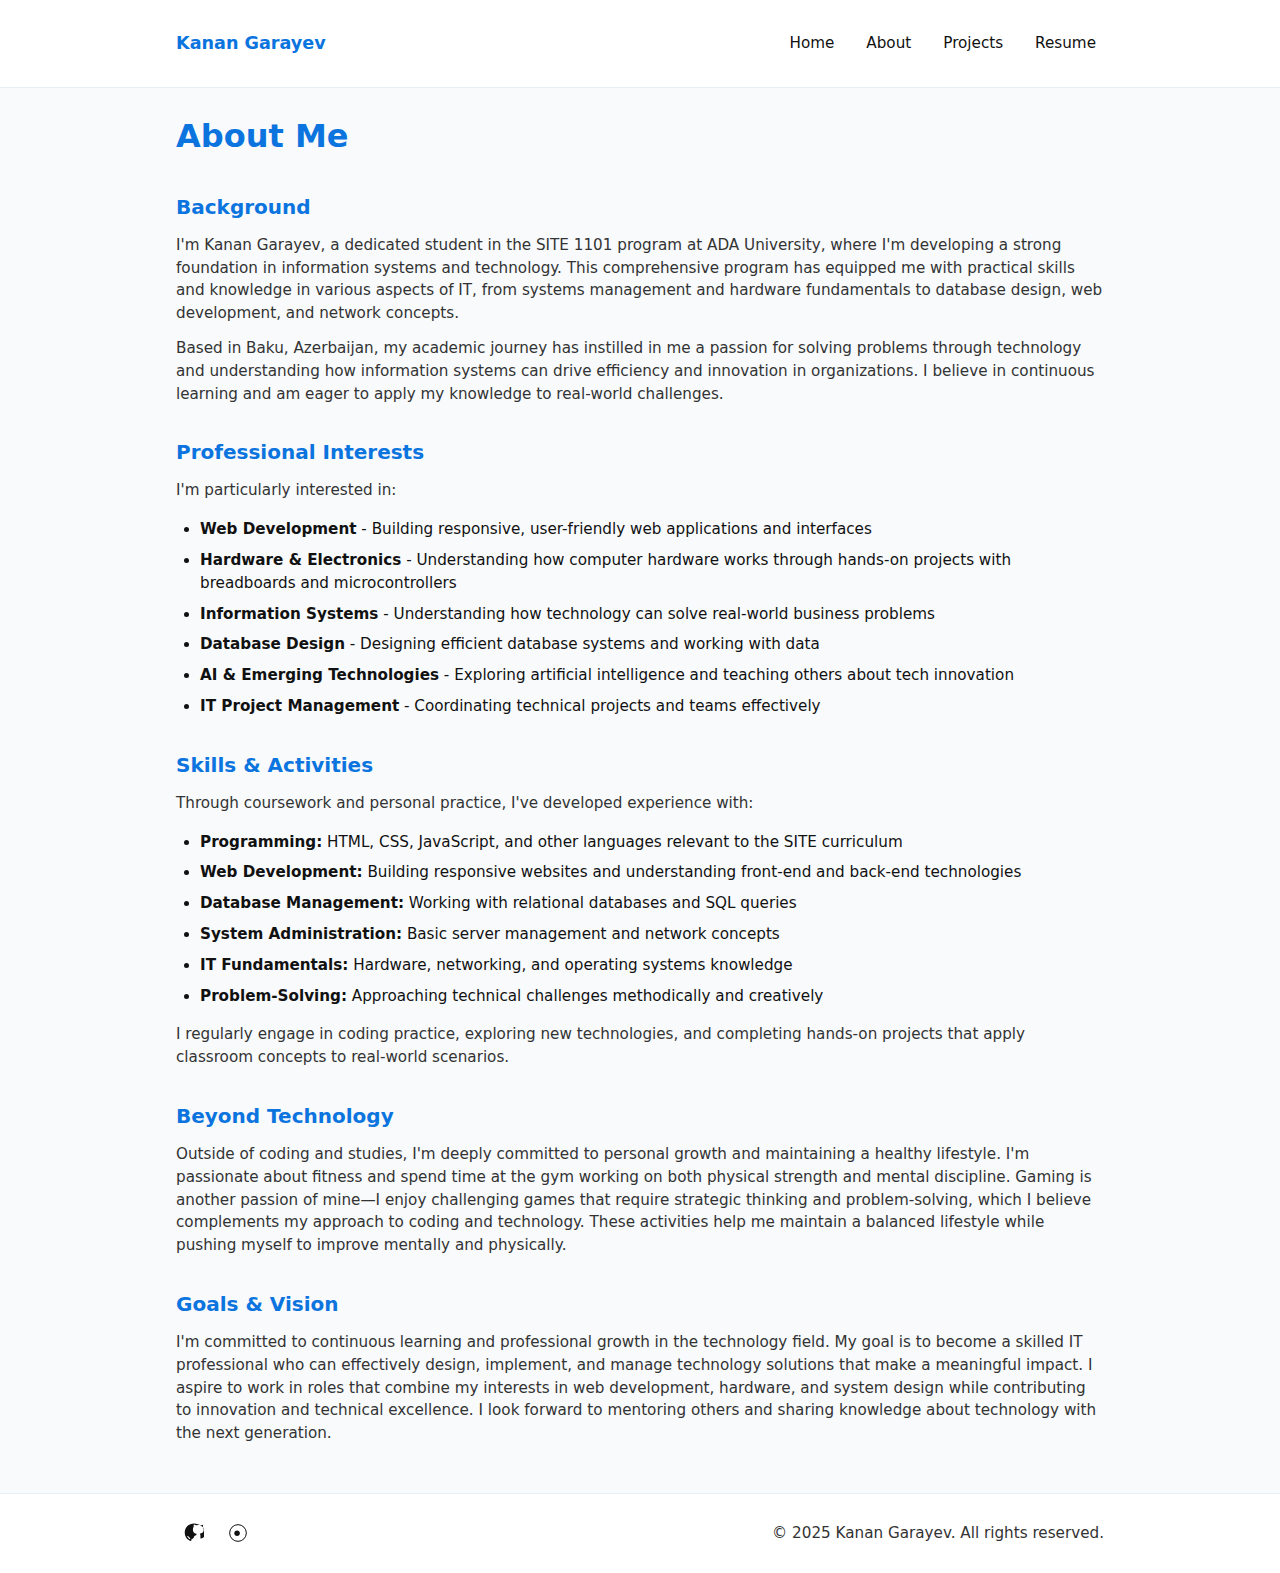
<file: about.html>
<!doctype html>
<html lang="en">
<head>
	<meta charset="utf-8">
	<meta name="viewport" content="width=device-width,initial-scale=1">
	<title>About Me - Personal Portfolio</title>
	<style>
		:root{--bg:#f8fafc;--accent:#0b74de;--muted:#6b7280}
		*{box-sizing:border-box}
		body{margin:0;font-family:system-ui,-apple-system,Segoe UI,Roboto,'Helvetica Neue',Arial;line-height:1.5;background:var(--bg);color:#111}
		header{background:#fff;border-bottom:1px solid #e6eef7}
		.container{max-width:960px;margin:0 auto;padding:1rem}
		nav{display:flex;align-items:center;justify-content:space-between;flex-wrap:wrap;gap:1rem}
		.brand{font-weight:600;color:var(--accent);font-size:1.1rem}
		.nav-links{list-style:none;padding:0;margin:0;display:flex;gap:1rem;flex-wrap:wrap}
		.nav-links a{color:inherit;text-decoration:none;padding:.5rem;display:inline-block;font-size:0.95rem}
		main{padding:2rem 1rem}
		h1{font-size:2rem;margin:.5rem 0 1rem 0;color:var(--accent)}
		h2{font-size:1.25rem;margin:1.5rem 0 .75rem 0;color:var(--accent)}
		p{margin:.75rem 0;color:#333;font-size:0.95rem}
		ul, ol{margin:1rem 0;padding-left:1.5rem}
		li{margin:.5rem 0;font-size:0.95rem}
		.section{margin:2rem 0}
		footer{border-top:1px solid #e6eef7;background:#fff}
		.footer-inner{display:flex;align-items:center;justify-content:space-between;gap:1rem;flex-wrap:wrap;text-align:center}
		.socials{display:flex;gap:.5rem;flex-wrap:wrap;justify-content:center}
		.socials a{display:inline-flex;align-items:center;gap:.5rem;color:inherit;text-decoration:none;padding:.5rem}
		.icon{width:20px;height:20px;display:inline-block}
		.sr-only{position:absolute;width:1px;height:1px;padding:0;margin:-1px;overflow:hidden;clip:rect(0,0,0,0);white-space:nowrap;border:0}
		@media (max-width:620px){
			.nav-links{flex-direction:column;gap:.5rem;width:100%}
			.nav-links a{font-size:0.85rem;padding:0.4rem}
			nav{gap:0.5rem}
			.brand{font-size:1rem}
			main{padding:1rem}
			h1{font-size:1.5rem;margin:.5rem 0 0.75rem 0}
			h2{font-size:1.1rem;margin:1rem 0 .5rem 0}
			p{font-size:0.9rem;margin:0.5rem 0}
			ul, ol{margin:0.75rem 0;padding-left:1.25rem}
			li{margin:.35rem 0}
			.section{margin:1.5rem 0}
			.footer-inner{flex-direction:column}
		}
	</style>
</head>
<body>
	<header>
		<div class="container">
			<nav aria-label="Primary">
				<div class="brand">Kanan Garayev</div>
				<ul class="nav-links">
					<li><a href="index.html">Home</a></li>
					<li><a href="about.html">About</a></li>
					<li><a href="index.html#projects">Projects</a></li>
					<li><a href="index.html#resume">Resume</a></li>
				</ul>
			</nav>
		</div>
	</header>

	<main class="container">
		<h1>About Me</h1>

		<section class="section" aria-labelledby="background-heading">
			<h2 id="background-heading">Background</h2>
			<p>
				I'm Kanan Garayev, a dedicated student in the SITE 1101 program at ADA University, where I'm developing a strong foundation in information systems and technology. 
				This comprehensive program has equipped me with practical skills and knowledge in various aspects of IT, from systems management and hardware fundamentals to 
				database design, web development, and network concepts.
			</p>
			<p>
				Based in Baku, Azerbaijan, my academic journey has instilled in me a passion for solving problems through technology and understanding how 
				information systems can drive efficiency and innovation in organizations. I believe in continuous learning and am eager to apply my knowledge to real-world challenges.
			</p>
		</section>

		<section class="section" aria-labelledby="interests-heading">
			<h2 id="interests-heading">Professional Interests</h2>
			<p>I'm particularly interested in:</p>
			<ul>
				<li><strong>Web Development</strong> - Building responsive, user-friendly web applications and interfaces</li>
				<li><strong>Hardware & Electronics</strong> - Understanding how computer hardware works through hands-on projects with breadboards and microcontrollers</li>
				<li><strong>Information Systems</strong> - Understanding how technology can solve real-world business problems</li>
				<li><strong>Database Design</strong> - Designing efficient database systems and working with data</li>
				<li><strong>AI & Emerging Technologies</strong> - Exploring artificial intelligence and teaching others about tech innovation</li>
				<li><strong>IT Project Management</strong> - Coordinating technical projects and teams effectively</li>
			</ul>
		</section>

		<section class="section" aria-labelledby="skills-heading">
			<h2 id="skills-heading">Skills & Activities</h2>
			<p>Through coursework and personal practice, I've developed experience with:</p>
			<ul>
				<li><strong>Programming:</strong> HTML, CSS, JavaScript, and other languages relevant to the SITE curriculum</li>
				<li><strong>Web Development:</strong> Building responsive websites and understanding front-end and back-end technologies</li>
				<li><strong>Database Management:</strong> Working with relational databases and SQL queries</li>
				<li><strong>System Administration:</strong> Basic server management and network concepts</li>
				<li><strong>IT Fundamentals:</strong> Hardware, networking, and operating systems knowledge</li>
				<li><strong>Problem-Solving:</strong> Approaching technical challenges methodically and creatively</li>
			</ul>
			<p>
				I regularly engage in coding practice, exploring new technologies, and completing hands-on projects that apply 
				classroom concepts to real-world scenarios.
			</p>
		</section>

		<section class="section" aria-labelledby="hobbies-heading">
			<h2 id="hobbies-heading">Beyond Technology</h2>
			<p>
				Outside of coding and studies, I'm deeply committed to personal growth and maintaining a healthy lifestyle. 
				I'm passionate about fitness and spend time at the gym working on both physical strength and mental discipline. 
				Gaming is another passion of mine—I enjoy challenging games that require strategic thinking and problem-solving, 
				which I believe complements my approach to coding and technology. These activities help me maintain a balanced lifestyle 
				while pushing myself to improve mentally and physically.
			</p>
		</section>

		<section class="section" aria-labelledby="goals-heading">
			<h2 id="goals-heading">Goals & Vision</h2>
			<p>
				I'm committed to continuous learning and professional growth in the technology field. My goal is to become a skilled 
				IT professional who can effectively design, implement, and manage technology solutions that make a meaningful impact. 
				I aspire to work in roles that combine my interests in web development, hardware, and system design while contributing to innovation and 
				technical excellence. I look forward to mentoring others and sharing knowledge about technology with the next generation.
			</p>
		</section>
	</main>

	<footer>
		<div class="container footer-inner">
			<div class="socials" aria-label="Social links">
				<a href="https://github.com/Kanann27033/personal-website" title="GitHub repository of this website">
					<span class="icon" aria-hidden="true">
						<svg viewBox="0 0 24 24" fill="currentColor" xmlns="http://www.w3.org/2000/svg">
							<path d="M12 .5C5.7.5.9 5.3.9 11.6c0 4.6 3 8.5 7.2 9.9.5.1.7-.2.7-.5v-1.8c-2.9.6-3.5-1.2-3.5-1.2-.5-1.3-1.2-1.6-1.2-1.6-1-.7.1-.7.1-.7 1.1.1 1.7 1.2 1.7 1.2 1 .1.7 1.9 2.9 2.7 0 .1.1.1.2.1.1 0 .2 0 .3-.1 1.8-.8 2.6-2.6 2.6-2.6.4-1.6 1.5-2 2.7-2.3.1-.8.4-1.4.8-1.8-2.3-.3-4.7-1.2-4.7-5.4 0-1.2.4-2.1 1-2.9-.1-.3-.4-1.4.1-2.9 0 0 .8-.3 2.8 1.1a9.8 9.8 0 012.6-.4c.9 0 1.9.1 2.6.4 2-.1 2.8-1.1 2.8-1.1.5 1.5.2 2.6.1 2.9.6.8 1 1.7 1 2.9 0 4.2-2.4 5-4.7 5.3.4.4.7 1.1.7 2.2v3.2c0 .3.2.6.7.5 4.2-1.4 7.2-5.3 7.2-9.9C23.1 5.3 18.3.5 12 .5z"/>
						</svg>
					</span>
					<span class="sr-only">GitHub</span>
				</a>

				<a href="https://www.codecademy.com/" title="Codecademy profile">
					<span class="icon" aria-hidden="true">
						<svg viewBox="0 0 24 24" fill="none" xmlns="http://www.w3.org/2000/svg">
							<circle cx="12" cy="12" r="10" stroke="#111" stroke-width="1.2" fill="#fff"/>
							<path d="M7.5 12.2c0-1.9 1.4-3.3 3.4-3.3 1.9 0 3.4 1.4 3.4 3.3 0 1.9-1.5 3.3-3.4 3.3-2 0-3.4-1.4-3.4-3.3z" fill="#111"/>
						</svg>
					</span>
					<span class="sr-only">Codecademy</span>
				</a>
			</div>

			<p>&copy; 2025 Kanan Garayev. All rights reserved.</p>
		</div>
	</footer>
</body>
</html>
</file>
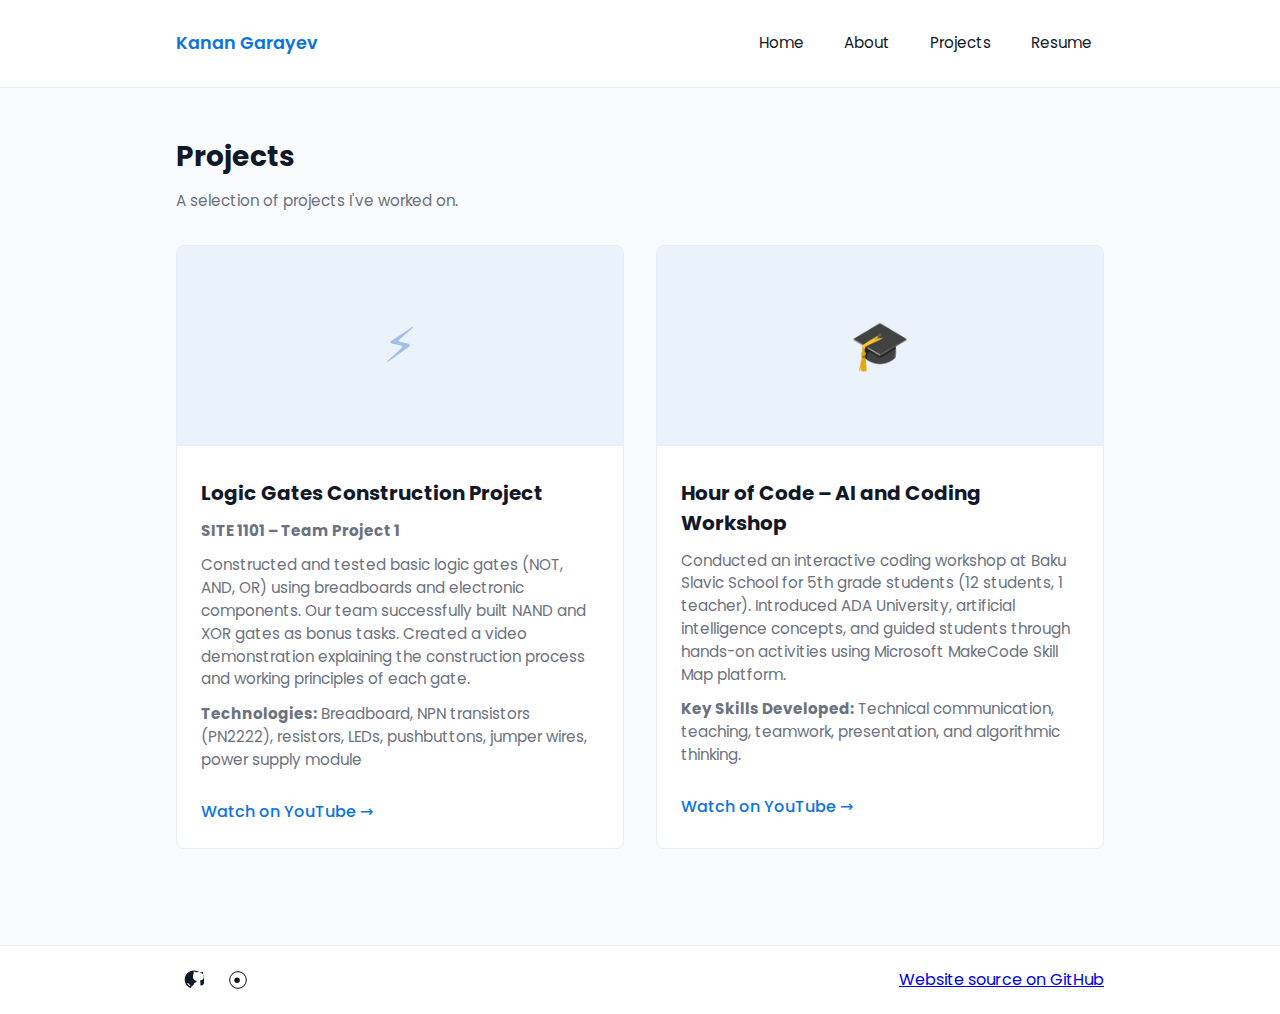
<file: projects.html>
<!DOCTYPE html>
<html lang="en">
<head>
	<meta charset="utf-8">
	<meta name="viewport" content="width=device-width, initial-scale=1">
	<title>Projects - Personal Portfolio</title>
	<link rel="stylesheet" href="css/style.css">
</head>
<body>
	<header>
		<div class="container">
			<nav aria-label="Primary">
				<div class="brand">Kanan Garayev</div>
				<ul class="nav-links">
					<li><a href="index.html">Home</a></li>
					<li><a href="about.html">About</a></li>
					<li><a href="projects.html">Projects</a></li>
					<li><a href="resume.html">Resume</a></li>
				</ul>
			</nav>
		</div>
	</header>

	<main class="container">
		<section aria-labelledby="projects-heading">
			<h1 id="projects-heading">Projects</h1>
			<p class="muted">A selection of projects I've worked on.</p>

			<div class="projects-grid">
				<!-- Project 1 -->
				<article class="project-card">
					<div class="project-image" role="img" aria-label="Logic Gates Construction Project thumbnail">
						<span aria-hidden="true">⚡</span>
					</div>
					<div class="project-content">
						<h2>Logic Gates Construction Project</h2>
						<p><strong>SITE 1101 – Team Project 1</strong></p>
						<p>Constructed and tested basic logic gates (NOT, AND, OR) using breadboards and electronic components. Our team successfully built NAND and XOR gates as bonus tasks. Created a video demonstration explaining the construction process and working principles of each gate.</p>
						<p><strong>Technologies:</strong> Breadboard, NPN transistors (PN2222), resistors, LEDs, pushbuttons, jumper wires, power supply module</p>
						<a href="https://youtu.be/MjYzBFP_Nx8?si=qzJ7lwAJkvdKZQ4v" class="project-link">Watch on YouTube →</a>
					</div>
				</article>

				<!-- Project 2 -->
				<article class="project-card">
					<div class="project-image" role="img" aria-label="Hour of Code workshop thumbnail">
						<span aria-hidden="true">🎓</span>
					</div>
					<div class="project-content">
						<h2>Hour of Code – AI and Coding Workshop</h2>
						<p>Conducted an interactive coding workshop at Baku Slavic School for 5th grade students (12 students, 1 teacher). Introduced ADA University, artificial intelligence concepts, and guided students through hands-on activities using Microsoft MakeCode Skill Map platform.</p>
						<p><strong>Key Skills Developed:</strong> Technical communication, teaching, teamwork, presentation, and algorithmic thinking.</p>
						<a href="https://youtu.be/WMfITxT7nCs?si=9N8Y730MVdZfxDqh" class="project-link">Watch on YouTube →</a>
					</div>
				</article>
			</div>
		</section>
	</main>

	<footer>
		<div class="container footer-inner">
			<div class="socials" aria-label="Social links">
				<a href="https://github.com/Kanann27033/Kanann27033.github.io" title="GitHub repository of this website">
					<span class="icon" aria-hidden="true">
						<svg viewBox="0 0 24 24" fill="currentColor" xmlns="http://www.w3.org/2000/svg">
							<path d="M12 .5C5.7.5.9 5.3.9 11.6c0 4.6 3 8.5 7.2 9.9.5.1.7-.2.7-.5v-1.8c-2.9.6-3.5-1.2-3.5-1.2-.5-1.3-1.2-1.6-1.2-1.6-1-.7.1-.7.1-.7 1.1.1 1.7 1.2 1.7 1.2 1 .1.7 1.9 2.9 2.7 0 .1.1.1.2.1.1 0 .2 0 .3-.1 1.8-.8 2.6-2.6 2.6-2.6.4-1.6 1.5-2 2.7-2.3.1-.8.4-1.4.8-1.8-2.3-.3-4.7-1.2-4.7-5.4 0-1.2.4-2.1 1-2.9-.1-.3-.4-1.4.1-2.9 0 0 .8-.3 2.8 1.1a9.8 9.8 0 012.6-.4c.9 0 1.9.1 2.6.4 2-.1 2.8-1.1 2.8-1.1.5 1.5.2 2.6.1 2.9.6.8 1 1.7 1 2.9 0 4.2-2.4 5-4.7 5.3.4.4.7 1.1.7 2.2v3.2c0 .3.2.6.7.5 4.2-1.4 7.2-5.3 7.2-9.9C23.1 5.3 18.3.5 12 .5z"/>
						</svg>
					</span>
					<span class="sr-only">GitHub</span>
				</a>

				<a href="https://www.codecademy.com/" title="Codecademy profile">
					<span class="icon" aria-hidden="true">
						<svg viewBox="0 0 24 24" fill="none" xmlns="http://www.w3.org/2000/svg">
							<circle cx="12" cy="12" r="10" stroke="#111" stroke-width="1.2" fill="#fff"/>
							<path d="M7.5 12.2c0-1.9 1.4-3.3 3.4-3.3 1.9 0 3.4 1.4 3.4 3.3 0 1.9-1.5 3.3-3.4 3.3-2 0-3.4-1.4-3.4-3.3z" fill="#111"/>
						</svg>
					</span>
					<span class="sr-only">Codecademy</span>
				</a>
			</div>

			<div>
				<a href="https://github.com/Kanann27033/Kanann27033.github.io">Website source on GitHub</a>
			</div>
		</div>
	</footer>
</body>
</html>
</file>
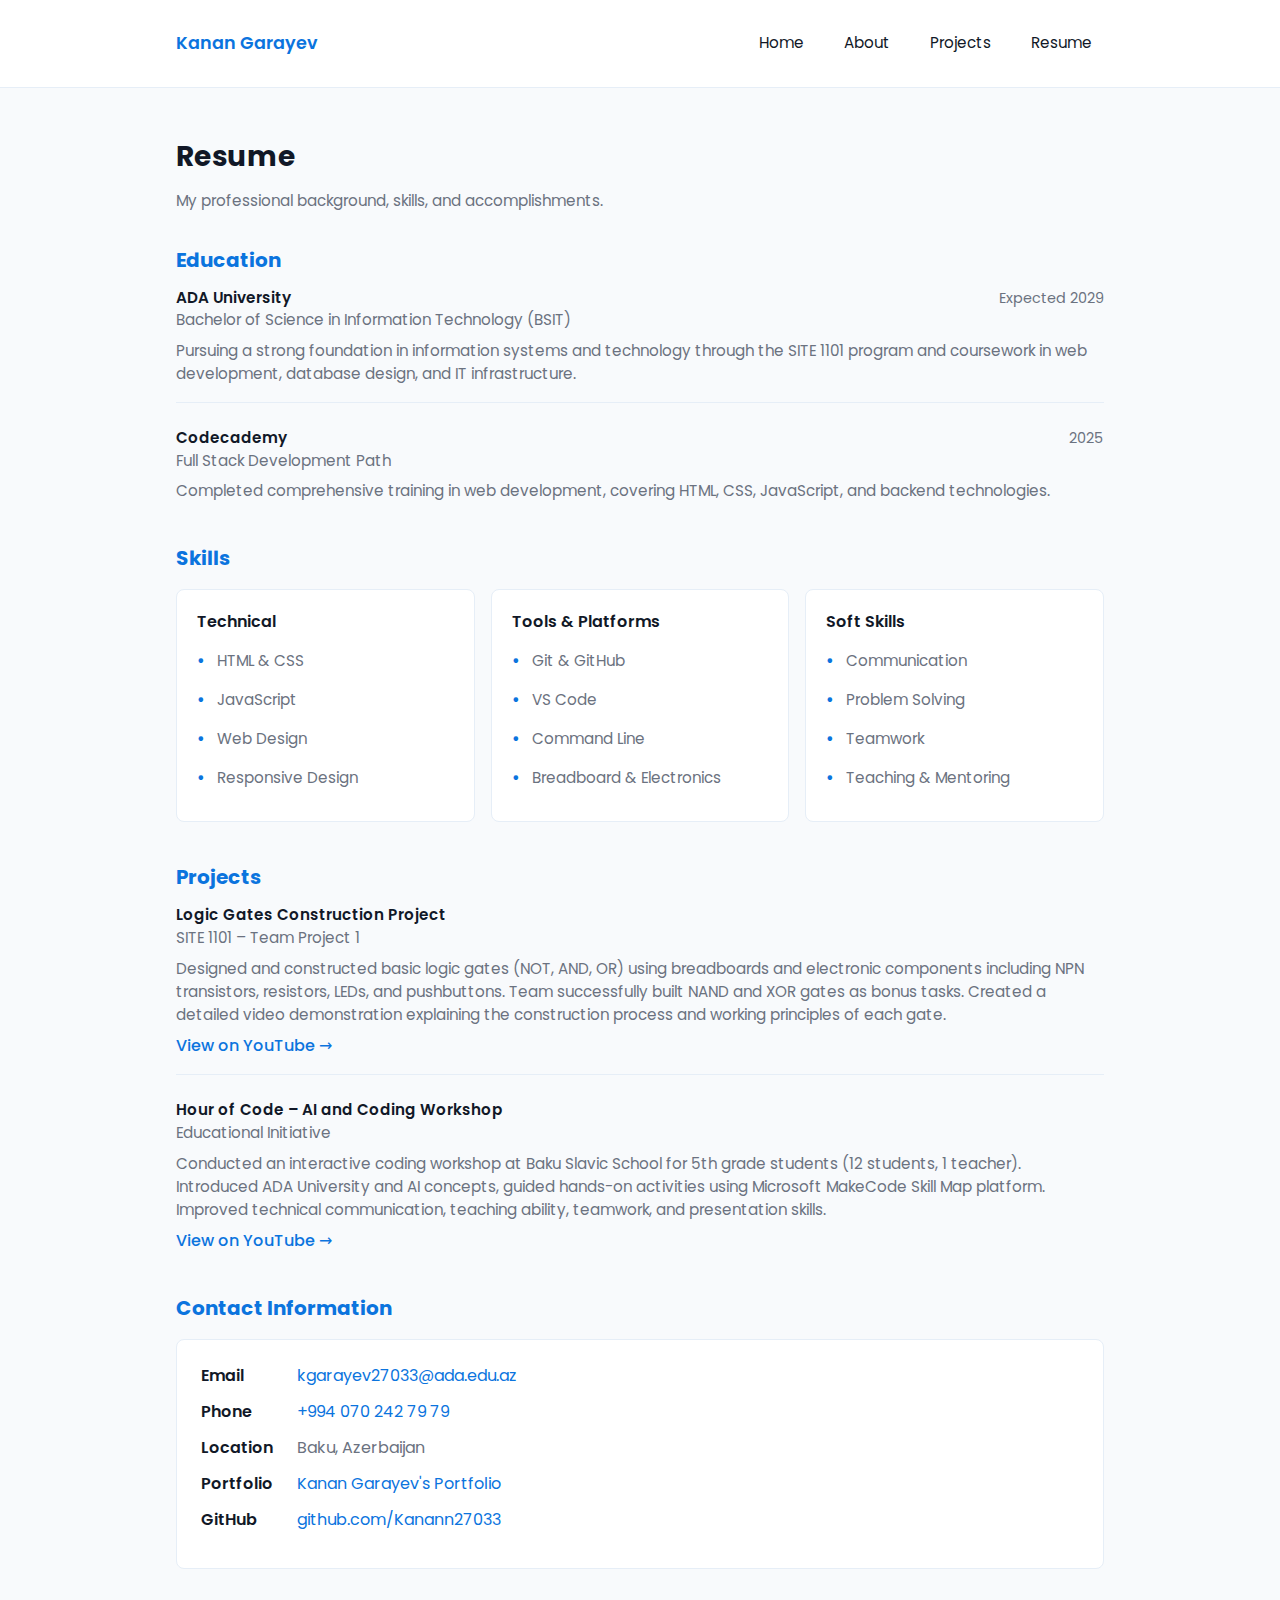
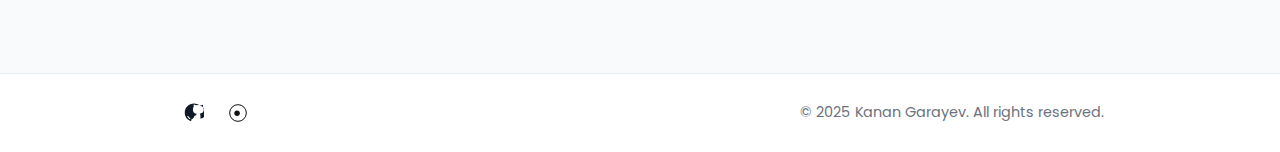
<file: resume.html>
<!DOCTYPE html>
<html lang="en">
<head>
	<meta charset="utf-8">
	<meta name="viewport" content="width=device-width, initial-scale=1">
	<title>Resume - Personal Portfolio</title>
	<link rel="stylesheet" href="css/style.css">
</head>
<body>
	<header>
		<div class="container">
			<nav aria-label="Primary">
				<div class="brand">Kanan Garayev</div>
				<ul class="nav-links">
					<li><a href="index.html">Home</a></li>
					<li><a href="about.html">About</a></li>
					<li><a href="projects.html">Projects</a></li>
					<li><a href="resume.html">Resume</a></li>
				</ul>
			</nav>
		</div>
	</header>

	<main class="container">
		<section aria-labelledby="resume-heading">
			<h1 id="resume-heading">Resume</h1>
			<p class="muted">My professional background, skills, and accomplishments.</p>

			<!-- Education Section -->
			<section class="resume-section">
				<h2>Education</h2>
				
				<div class="resume-entry">
					<div class="entry-header">
						<div>
							<h3 class="entry-title">ADA University</h3>
							<p class="entry-subtitle">Bachelor of Science in Information Technology (BSIT)</p>
						</div>
						<span class="entry-date">Expected 2029</span>
					</div>
					<p class="entry-description">Pursuing a strong foundation in information systems and technology through the SITE 1101 program and coursework in web development, database design, and IT infrastructure.</p>
				</div>

				<div class="resume-entry">
					<div class="entry-header">
						<div>
							<h3 class="entry-title">Codecademy</h3>
							<p class="entry-subtitle">Full Stack Development Path</p>
						</div>
						<span class="entry-date">2025</span>
					</div>
					<p class="entry-description">Completed comprehensive training in web development, covering HTML, CSS, JavaScript, and backend technologies.</p>
				</div>
			</section>

			<!-- Skills Section -->
			<section class="resume-section">
				<h2>Skills</h2>
				
				<div class="skills-grid">
					<div class="skill-category">
						<h3 class="skill-category-title">Technical</h3>
						<ul class="skill-list">
							<li>HTML & CSS</li>
							<li>JavaScript</li>
							<li>Web Design</li>
							<li>Responsive Design</li>
						</ul>
					</div>

					<div class="skill-category">
						<h3 class="skill-category-title">Tools & Platforms</h3>
						<ul class="skill-list">
							<li>Git & GitHub</li>
							<li>VS Code</li>
							<li>Command Line</li>
							<li>Breadboard & Electronics</li>
						</ul>
					</div>

					<div class="skill-category">
						<h3 class="skill-category-title">Soft Skills</h3>
						<ul class="skill-list">
							<li>Communication</li>
							<li>Problem Solving</li>
							<li>Teamwork</li>
							<li>Teaching & Mentoring</li>
						</ul>
					</div>
				</div>
			</section>

			<!-- Projects Section -->
			<section class="resume-section">
				<h2>Projects</h2>
				
				<div class="resume-entry">
					<div class="entry-header">
						<div>
							<h3 class="entry-title">Logic Gates Construction Project</h3>
							<p class="entry-subtitle">SITE 1101 – Team Project 1</p>
						</div>
					</div>
					<p class="entry-description">Designed and constructed basic logic gates (NOT, AND, OR) using breadboards and electronic components including NPN transistors, resistors, LEDs, and pushbuttons. Team successfully built NAND and XOR gates as bonus tasks. Created a detailed video demonstration explaining the construction process and working principles of each gate.</p>
					<a href="https://youtu.be/MjYzBFP_Nx8?si=qzJ7lwAJkvdKZQ4v" class="projects-link">View on YouTube →</a>
				</div>

				<div class="resume-entry">
					<div class="entry-header">
						<div>
							<h3 class="entry-title">Hour of Code – AI and Coding Workshop</h3>
							<p class="entry-subtitle">Educational Initiative</p>
						</div>
					</div>
					<p class="entry-description">Conducted an interactive coding workshop at Baku Slavic School for 5th grade students (12 students, 1 teacher). Introduced ADA University and AI concepts, guided hands-on activities using Microsoft MakeCode Skill Map platform. Improved technical communication, teaching ability, teamwork, and presentation skills.</p>
					<a href="https://youtu.be/WMfITxT7nCs?si=9N8Y730MVdZfxDqh" class="projects-link">View on YouTube →</a>
				</div>
			</section>

			<!-- Contact Section -->
			<section class="resume-section">
				<h2>Contact Information</h2>
				
				<div class="contact-info">
					<div class="contact-item">
						<span class="contact-label">Email</span>
						<span class="contact-value"><a href="mailto:kgarayev27033@ada.edu.az">kgarayev27033@ada.edu.az</a></span>
					</div>
					<div class="contact-item">
						<span class="contact-label">Phone</span>
						<span class="contact-value"><a href="tel:+9940702427979">+994 070 242 79 79</a></span>
					</div>
					<div class="contact-item">
						<span class="contact-label">Location</span>
						<span class="contact-value">Baku, Azerbaijan</span>
					</div>
					<div class="contact-item">
						<span class="contact-label">Portfolio</span>
						<span class="contact-value"><a href="index.html">Kanan Garayev's Portfolio</a></span>
					</div>
					<div class="contact-item">
						<span class="contact-label">GitHub</span>
						<span class="contact-value"><a href="https://github.com/Kanann27033">github.com/Kanann27033</a></span>
					</div>
				</div>
			</section>
		</section>
	</main>

	<footer>
		<div class="container footer-inner">
			<div class="socials" aria-label="Social links">
				<a href="https://github.com/Kanann27033/personal-website" title="GitHub repository of this website">
					<span class="icon" aria-hidden="true">
						<svg viewBox="0 0 24 24" fill="currentColor" xmlns="http://www.w3.org/2000/svg">
							<path d="M12 .5C5.7.5.9 5.3.9 11.6c0 4.6 3 8.5 7.2 9.9.5.1.7-.2.7-.5v-1.8c-2.9.6-3.5-1.2-3.5-1.2-.5-1.3-1.2-1.6-1.2-1.6-1-.7.1-.7.1-.7 1.1.1 1.7 1.2 1.7 1.2 1 .1.7 1.9 2.9 2.7 0 .1.1.1.2.1.1 0 .2 0 .3-.1 1.8-.8 2.6-2.6 2.6-2.6.4-1.6 1.5-2 2.7-2.3.1-.8.4-1.4.8-1.8-2.3-.3-4.7-1.2-4.7-5.4 0-1.2.4-2.1 1-2.9-.1-.3-.4-1.4.1-2.9 0 0 .8-.3 2.8 1.1a9.8 9.8 0 012.6-.4c.9 0 1.9.1 2.6.4 2-.1 2.8-1.1 2.8-1.1.5 1.5.2 2.6.1 2.9.6.8 1 1.7 1 2.9 0 4.2-2.4 5-4.7 5.3.4.4.7 1.1.7 2.2v3.2c0 .3.2.6.7.5 4.2-1.4 7.2-5.3 7.2-9.9C23.1 5.3 18.3.5 12 .5z"/>
						</svg>
					</span>
					<span class="sr-only">GitHub</span>
				</a>

				<a href="https://www.codecademy.com/" title="Codecademy profile">
					<span class="icon" aria-hidden="true">
						<svg viewBox="0 0 24 24" fill="none" xmlns="http://www.w3.org/2000/svg">
							<circle cx="12" cy="12" r="10" stroke="#111" stroke-width="1.2" fill="#fff"/>
							<path d="M7.5 12.2c0-1.9 1.4-3.3 3.4-3.3 1.9 0 3.4 1.4 3.4 3.3 0 1.9-1.5 3.3-3.4 3.3-2 0-3.4-1.4-3.4-3.3z" fill="#111"/>
						</svg>
					</span>
					<span class="sr-only">Codecademy</span>
				</a>
			</div>
			<p style="color:var(--color-muted);font-size:0.9rem">&copy; 2025 Kanan Garayev. All rights reserved.</p>
		</div>
	</footer>
</body>
</html>
</file>
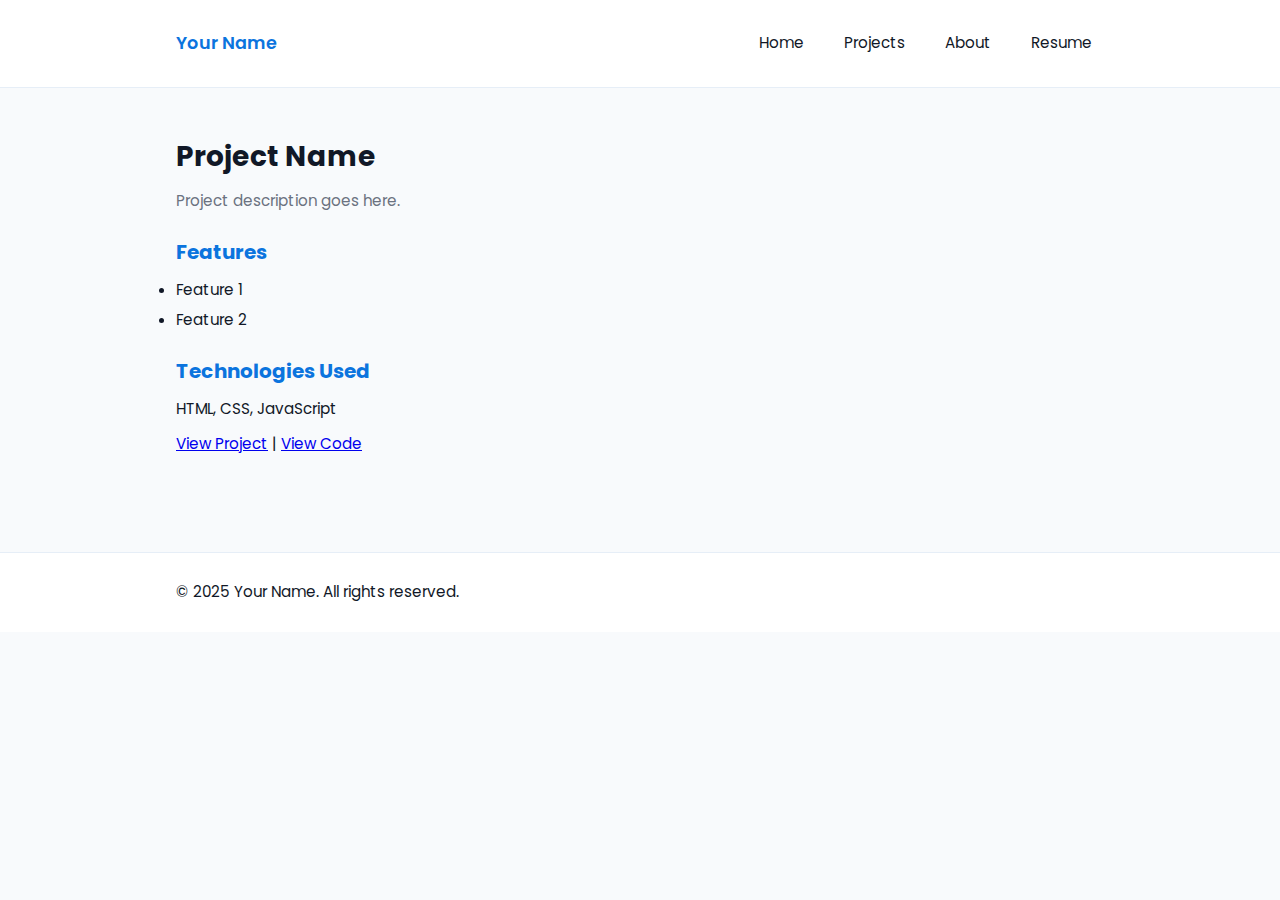
<file: projects/project-template.html>
<!DOCTYPE html>
<html lang="en">
<head>
	<meta charset="UTF-8">
	<meta name="viewport" content="width=device-width, initial-scale=1.0">
	<title>Project Name - My Portfolio</title>
	<link rel="stylesheet" href="../css/style.css">
</head>
<body>
	<header>
		<div class="container">
			<nav aria-label="Primary">
				<div class="brand">Your Name</div>
				<ul class="nav-links">
					<li><a href="../index.html">Home</a></li>
					<li><a href="../projects.html">Projects</a></li>
					<li><a href="../about.html">About</a></li>
					<li><a href="../resume.html">Resume</a></li>
				</ul>
			</nav>
		</div>
	</header>

	<main class="container">
		<section>
			<h1>Project Name</h1>
			<p class="muted">Project description goes here.</p>
			
			<h2>Features</h2>
			<ul>
				<li>Feature 1</li>
				<li>Feature 2</li>
			</ul>

			<h2>Technologies Used</h2>
			<p>HTML, CSS, JavaScript</p>

			<p>
				<a href="#">View Project</a> | <a href="https://github.com">View Code</a>
			</p>
		</section>
	</main>

	<footer>
		<div class="container footer-inner">
			<p>&copy; 2025 Your Name. All rights reserved.</p>
		</div>
	</footer>

	<script src="../js/script.js"></script>
</body>
</html>
</file>
<file: css/style.css>
/**
 * Personal Portfolio Website
 * Main Stylesheet - Global styles and layout rules
 */

/* Import Google Font */
@import url('https://fonts.googleapis.com/css2?family=Poppins:wght@400;500;600;700&display=swap');

/* CSS Variables - Color Palette */
:root {
  --color-bg: #f8fafc;
  --color-surface: #ffffff;
  --color-accent: #0b74de;
  --color-text: #111827;
  --color-muted: #6b7280;
  --color-border: #e6eef7;
  
  /* Fonts */
  --font-family: 'Poppins', system-ui, -apple-system, 'Segoe UI', Roboto, 'Helvetica Neue', Arial, sans-serif;
  --font-size-base: 0.95rem;
  --line-height-base: 1.5;
}

/* Reset and Base Styles */
* {
  margin: 0;
  padding: 0;
  box-sizing: border-box;
}

body {
  font-family: var(--font-family);
  line-height: var(--line-height-base);
  color: var(--color-text);
  background-color: var(--color-bg);
}

/* Typography */
h1 {
  font-size: 1.75rem;
  margin: 0.5rem 0;
  color: var(--color-text);
}

h2 {
  font-size: 1.25rem;
  margin: 1.5rem 0 0.75rem 0;
  color: var(--color-accent);
}

h3 {
  font-size: 1rem;
  margin: 1rem 0 0.5rem 0;
  color: var(--color-text);
}

p {
  margin: 0.75rem 0;
  font-size: var(--font-size-base);
}

@media (max-width: 768px) {
  h1 {
    font-size: 1.4rem;
    margin: 0.5rem 0;
  }

  h2 {
    font-size: 1.1rem;
    margin: 1.2rem 0 0.6rem 0;
  }

  h3 {
    font-size: 0.95rem;
    margin: 0.8rem 0 0.4rem 0;
  }

  p {
    margin: 0.5rem 0;
    font-size: 0.9rem;
  }
}

@media (max-width: 480px) {
  h1 {
    font-size: 1.2rem;
  }

  h2 {
    font-size: 1rem;
    margin: 1rem 0 0.5rem 0;
  }

  h3 {
    font-size: 0.9rem;
  }

  p {
    font-size: 0.85rem;
    margin: 0.4rem 0;
  }
}

/* Layout */
.container {
  max-width: 960px;
  margin: 0 auto;
  padding: 1rem;
  width: 100%;
}

main {
  padding: 2rem 1rem;
}

@media (max-width: 768px) {
  .container {
    padding: 0.75rem;
  }

  main {
    padding: 1.5rem 0.75rem;
  }
}

@media (max-width: 480px) {
  .container {
    padding: 0.5rem;
  }

  main {
    padding: 1rem 0.5rem;
  }
}

/* Header and Navigation */
header {
  background-color: var(--color-surface);
  border-bottom: 1px solid var(--color-border);
}

nav {
  display: flex;
  align-items: center;
  justify-content: space-between;
  flex-wrap: wrap;
  gap: 1rem;
}

@media (max-width: 768px) {
  nav {
    gap: 0.5rem;
  }
}

.brand {
  font-weight: 600;
  color: var(--color-accent);
  font-size: 1.1rem;
}

.nav-links {
  list-style: none;
  padding: 0;
  margin: 0;
  display: flex;
  gap: 1rem;
  flex-wrap: wrap;
}

.nav-links a {
  color: inherit;
  text-decoration: none;
  padding: 0.5rem 0.75rem;
  display: inline-block;
  font-size: var(--font-size-base);
  transition: color 0.2s ease;
}

.nav-links a:hover {
  color: var(--color-accent);
}

@media (max-width: 480px) {
  .nav-links {
    gap: 0.25rem;
  }

  .nav-links a {
    padding: 0.4rem 0.5rem;
    font-size: 0.85rem;
  }
}

/* Utility Classes */
.sr-only {
  position: absolute;
  width: 1px;
  height: 1px;
  padding: 0;
  margin: -1px;
  overflow: hidden;
  clip: rect(0, 0, 0, 0);
  white-space: nowrap;
  border: 0;
}

.muted {
  color: var(--color-muted);
}

/* Sections */
section {
  margin: 2rem 0;
}

.section {
  margin: 2rem 0;
}

.resume-section {
  margin-bottom: 2.5rem;
}

/* Hero Section */
.hero,
.home {
  display: flex;
  gap: 1.25rem;
  align-items: center;
  padding: 2rem 0;
}

.hero h1,
.home h1 {
  font-size: 1.5rem;
  line-height: 1.2;
}

.intro {
  flex: 1;
}

.intro h1 {
  margin: 0.1rem 0;
  font-size: 1.5rem;
  line-height: 1.2;
}

.intro p {
  margin: 0.5rem 0;
  color: var(--color-muted);
  font-size: var(--font-size-base);
}

.profile-photo {
  width: 140px;
  height: 140px;
  border-radius: 12px;
  background: #eaf2fb;
  display: flex;
  align-items: center;
  justify-content: center;
  flex: 0 0 140px;
}

.profile-photo svg {
  width: 88px;
  height: 88px;
  color: #9fbfe6;
}

@media (max-width: 768px) {
  .home {
    flex-direction: column;
    align-items: center;
    text-align: center;
    padding: 1.5rem 0;
  }

  .profile-photo {
    width: 120px;
    height: 120px;
    flex: 0 0 120px;
  }

  .intro h1 {
    font-size: 1.3rem;
  }

  .intro p {
    font-size: 0.95rem;
  }
}

@media (max-width: 480px) {
  .home {
    padding: 1rem 0;
  }

  .profile-photo {
    width: 100px;
    height: 100px;
    flex: 0 0 100px;
  }

  .profile-photo svg {
    width: 70px;
    height: 70px;
  }

  .intro h1 {
    font-size: 1.2rem;
    margin: 0.5rem 0;
  }

  .intro p {
    font-size: 0.9rem;
    margin: 0.4rem 0;
  }
}

/* Projects Section */
.projects-grid {
  display: grid;
  grid-template-columns: repeat(auto-fit, minmax(300px, 1fr));
  gap: 2rem;
  margin-top: 2rem;
}

.project-card {
  background: var(--color-surface);
  border: 1px solid var(--color-border);
  border-radius: 8px;
  overflow: hidden;
  transition: box-shadow 0.3s ease;
  padding: 0;
}

.project-card:hover {
  box-shadow: 0 4px 12px rgba(0, 0, 0, 0.1);
}

.project-image {
  width: 100%;
  height: 200px;
  background: #eaf2fb;
  display: flex;
  align-items: center;
  justify-content: center;
  color: #9fbfe6;
  font-size: 3rem;
}

.project-content {
  padding: 1.5rem;
}

.project-content h2 {
  margin: 0.5rem 0;
  font-size: 1.25rem;
  color: var(--color-text);
}

.project-content p {
  margin: 0.75rem 0;
  color: var(--color-muted);
  font-size: var(--font-size-base);
}

.project-link {
  display: inline-block;
  margin-top: 1rem;
  color: var(--color-accent);
  text-decoration: none;
  font-weight: 500;
}

.project-link:hover {
  text-decoration: underline;
}

/* Resume Styles */
.resume-entry {
  margin-bottom: 1.5rem;
  padding-bottom: 1rem;
  border-bottom: 1px solid var(--color-border);
}

.resume-entry:last-child {
  padding-bottom: 0;
  border-bottom: none;
}

.entry-header {
  display: flex;
  justify-content: space-between;
  align-items: baseline;
  gap: 1rem;
  margin-bottom: 0.25rem;
}

.entry-title {
  font-weight: 600;
  color: var(--color-text);
  margin: 0;
  font-size: var(--font-size-base);
}

.entry-subtitle {
  color: var(--color-muted);
  font-size: var(--font-size-base);
  margin: 0;
}

.entry-date {
  color: var(--color-muted);
  font-size: 0.9rem;
  white-space: nowrap;
}

.entry-description {
  color: var(--color-muted);
  margin: 0.5rem 0 0 0;
  font-size: var(--font-size-base);
}

/* Skills Grid */
.skills-grid {
  display: grid;
  grid-template-columns: repeat(auto-fit, minmax(200px, 1fr));
  gap: 1rem;
  margin-top: 1rem;
}

.skill-category {
  background: var(--color-surface);
  padding: 1.25rem;
  border-radius: 8px;
  border: 1px solid var(--color-border);
}

.skill-category-title {
  font-weight: 600;
  color: var(--color-text);
  margin: 0 0 0.75rem 0;
  font-size: 1rem;
}

.skill-list {
  list-style: none;
  padding: 0;
  margin: 0;
}

.skill-list li {
  padding: 0.25rem 0;
  color: var(--color-muted);
  font-size: var(--font-size-base);
}

.skill-list li::before {
  content: "• ";
  color: var(--color-accent);
  margin-right: 0.5rem;
  font-weight: bold;
}

/* Contact Section */
.contact-info {
  background: var(--color-surface);
  padding: 1.5rem;
  border-radius: 8px;
  border: 1px solid var(--color-border);
  margin-top: 1rem;
}

.contact-item {
  display: flex;
  align-items: center;
  gap: 1rem;
  margin: 0.75rem 0;
}

.contact-item:first-child {
  margin-top: 0;
}

.contact-label {
  font-weight: 600;
  color: var(--color-text);
  min-width: 80px;
}

.contact-value {
  color: var(--color-muted);
}

.contact-value a {
  color: var(--color-accent);
  text-decoration: none;
}

.contact-value a:hover {
  text-decoration: underline;
}

.projects-link {
  display: inline-block;
  margin-top: 0.5rem;
  color: var(--color-accent);
  text-decoration: none;
  font-weight: 500;
}

.projects-link:hover {
  text-decoration: underline;
}

/* Contact Form Styles */
.contact-form {
  background: var(--color-surface);
  padding: 2rem;
  border-radius: 8px;
  border: 1px solid var(--color-border);
  max-width: 600px;
  margin: 2rem 0;
}

.form-group {
  margin-bottom: 1.5rem;
}

.form-group label {
  display: block;
  margin-bottom: 0.5rem;
  font-weight: 600;
  color: var(--color-text);
  font-size: var(--font-size-base);
}

.form-group input,
.form-group textarea {
  width: 100%;
  padding: 0.75rem;
  border: 1px solid var(--color-border);
  border-radius: 4px;
  font-family: var(--font-family);
  font-size: var(--font-size-base);
  color: var(--color-text);
  transition: border-color 0.2s ease;
}

.form-group input:focus,
.form-group textarea:focus {
  outline: none;
  border-color: var(--color-accent);
  box-shadow: 0 0 0 2px rgba(11, 116, 222, 0.1);
}

.btn-submit {
  background-color: var(--color-accent);
  color: white;
  padding: 0.75rem 2rem;
  border: none;
  border-radius: 4px;
  font-size: var(--font-size-base);
  font-weight: 600;
  cursor: pointer;
  transition: background-color 0.2s ease;
}

.btn-submit:hover {
  background-color: #0959b8;
}

.btn-submit:disabled {
  opacity: 0.6;
  cursor: not-allowed;
}

.form-status {
  margin-top: 1rem;
  padding: 0.75rem;
  border-radius: 4px;
  display: none;
}

.form-status.show {
  display: block;
}

.form-status.success {
  background-color: #d1fae5;
  color: #065f46;
}

.form-status.error {
  background-color: #fee2e2;
  color: #991b1b;
}

/* End Contact Form */

li {
  margin: 0.5rem 0;
  font-size: var(--font-size-base);
}

/* Footer */
footer {
  border-top: 1px solid var(--color-border);
  background: var(--color-surface);
  margin-top: 3rem;
}

.footer-inner {
  display: flex;
  align-items: center;
  justify-content: space-between;
  gap: 1rem;
  flex-wrap: wrap;
  text-align: center;
}

.socials {
  display: flex;
  gap: 0.5rem;
  flex-wrap: wrap;
  justify-content: center;
}

.socials a {
  display: inline-flex;
  align-items: center;
  gap: 0.5rem;
  color: inherit;
  text-decoration: none;
  padding: 0.5rem;
}

.icon {
  width: 20px;
  height: 20px;
  display: inline-block;
}

/* Responsive Design */
@media (max-width: 768px) {
  .projects-grid {
    grid-template-columns: 1fr;
    gap: 1.5rem;
  }

  .project-image {
    height: 180px;
    font-size: 2.5rem;
  }

  .project-content {
    padding: 1.25rem;
  }

  .project-content h2 {
    font-size: 1.1rem;
  }

  .project-content p {
    font-size: 0.9rem;
  }

  .skills-grid {
    grid-template-columns: 1fr 1fr;
    gap: 1rem;
  }

  .skill-category {
    padding: 1.1rem;
  }

  .contact-info {
    padding: 1.25rem;
  }

  .contact-item {
    margin: 0.6rem 0;
    gap: 0.75rem;
  }

  .resume-entry {
    margin-bottom: 1.25rem;
    padding-bottom: 0.9rem;
  }

  .entry-header {
    gap: 0.75rem;
  }

  .entry-title {
    font-size: 0.95rem;
  }

  .entry-subtitle {
    font-size: 0.9rem;
  }

  .entry-date {
    font-size: 0.85rem;
  }

  .entry-description {
    font-size: 0.9rem;
  }

  ul,
  ol {
    margin: 0.8rem 0;
    padding-left: 1.3rem;
  }

  li {
    margin: 0.4rem 0;
    font-size: 0.9rem;
  }

  section,
  .section,
  .resume-section {
    margin: 1.5rem 0;
  }

  .footer-inner {
    gap: 0.8rem;
  }
}

@media (max-width: 480px) {
  .brand {
    font-size: 0.95rem;
    width: 100%;
    margin-bottom: 0.5rem;
  }

  nav {
    width: 100%;
  }

  .nav-links {
    width: 100%;
    gap: 0.2rem;
  }

  .nav-links a {
    padding: 0.35rem 0.4rem;
    font-size: 0.8rem;
  }

  .projects-grid {
    grid-template-columns: 1fr;
    gap: 1rem;
    margin-top: 1rem;
  }

  .project-image {
    height: 150px;
    font-size: 2rem;
  }

  .project-content {
    padding: 1rem;
  }

  .project-content h2 {
    font-size: 1rem;
    margin: 0.3rem 0;
  }

  .project-content p {
    font-size: 0.85rem;
  }

  .project-link {
    font-size: 0.85rem;
  }

  .skills-grid {
    grid-template-columns: 1fr;
    gap: 0.75rem;
    margin-top: 0.75rem;
  }

  .skill-category {
    padding: 0.9rem;
  }

  .skill-category-title {
    font-size: 0.9rem;
    margin-bottom: 0.5rem;
  }

  .skill-list li {
    font-size: 0.85rem;
    padding: 0.2rem 0;
  }

  .contact-info {
    padding: 1rem;
    margin-top: 0.75rem;
  }

  .contact-item {
    flex-direction: column;
    align-items: flex-start;
    margin: 0.5rem 0;
    gap: 0.2rem;
  }

  .contact-label {
    font-size: 0.85rem;
    min-width: auto;
  }

  .contact-value {
    font-size: 0.85rem;
  }

  .contact-value a {
    word-break: break-word;
  }

  .resume-entry {
    margin-bottom: 1rem;
    padding-bottom: 0.75rem;
  }

  .entry-header {
    flex-direction: column;
    align-items: flex-start;
    gap: 0.3rem;
  }

  .entry-title {
    font-size: 0.85rem;
    margin: 0;
  }

  .entry-subtitle {
    font-size: 0.8rem;
  }

  .entry-date {
    margin-top: 0.3rem;
    font-size: 0.8rem;
  }

  .entry-description {
    font-size: 0.85rem;
    margin: 0.4rem 0 0 0;
  }

  .resume-section {
    margin-bottom: 1.5rem;
  }

  .resume-section h2 {
    margin-bottom: 0.75rem;
  }

  ul,
  ol {
    margin: 0.6rem 0;
    padding-left: 1.1rem;
  }

  li {
    margin: 0.3rem 0;
    font-size: 0.85rem;
  }

  section,
  .section {
    margin: 1.2rem 0;
  }

  .footer-inner {
    flex-direction: column;
    gap: 0.6rem;
  }

  .socials {
    gap: 0.3rem;
  }

  .socials a {
    padding: 0.35rem;
  }

  .icon {
    width: 18px;
    height: 18px;
  }

  footer {
    margin-top: 1.5rem;
  }

  .muted {
    font-size: 0.85rem;
  }
}

/* End of stylesheet */
</file>
